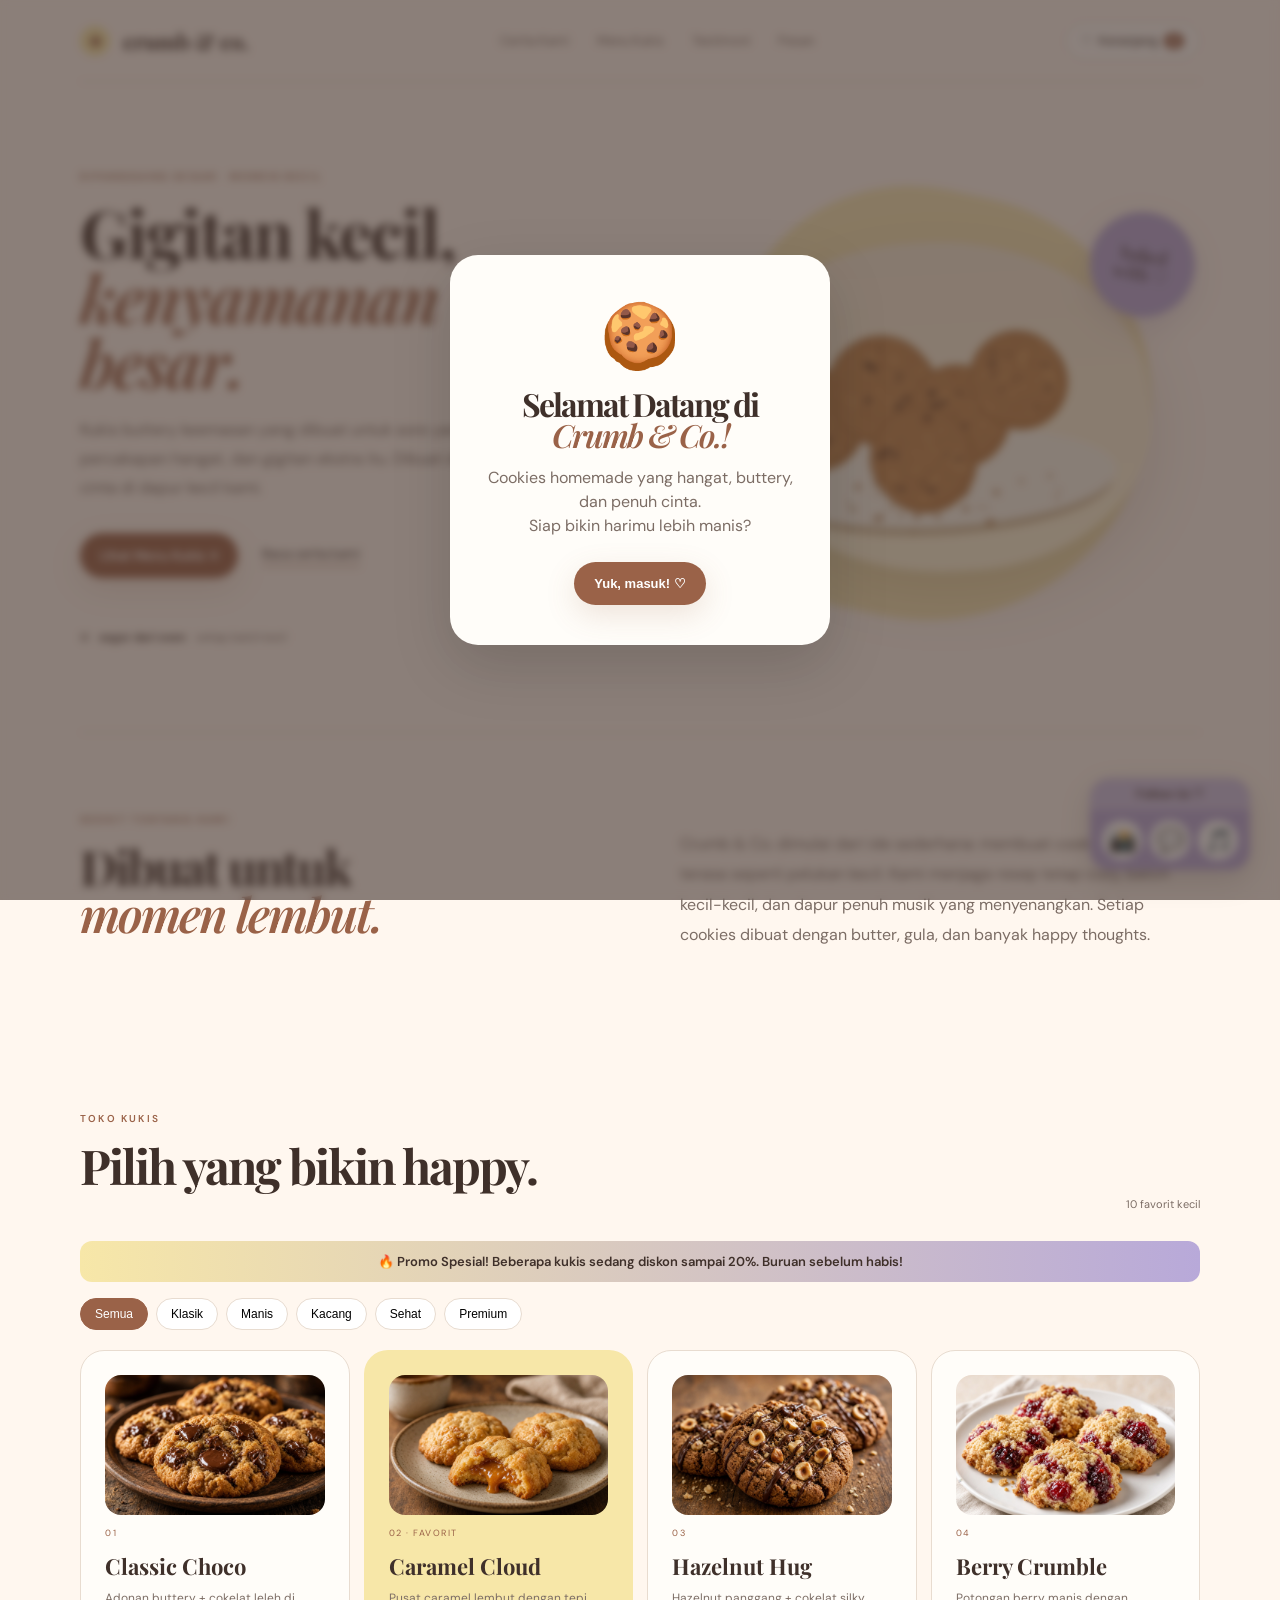
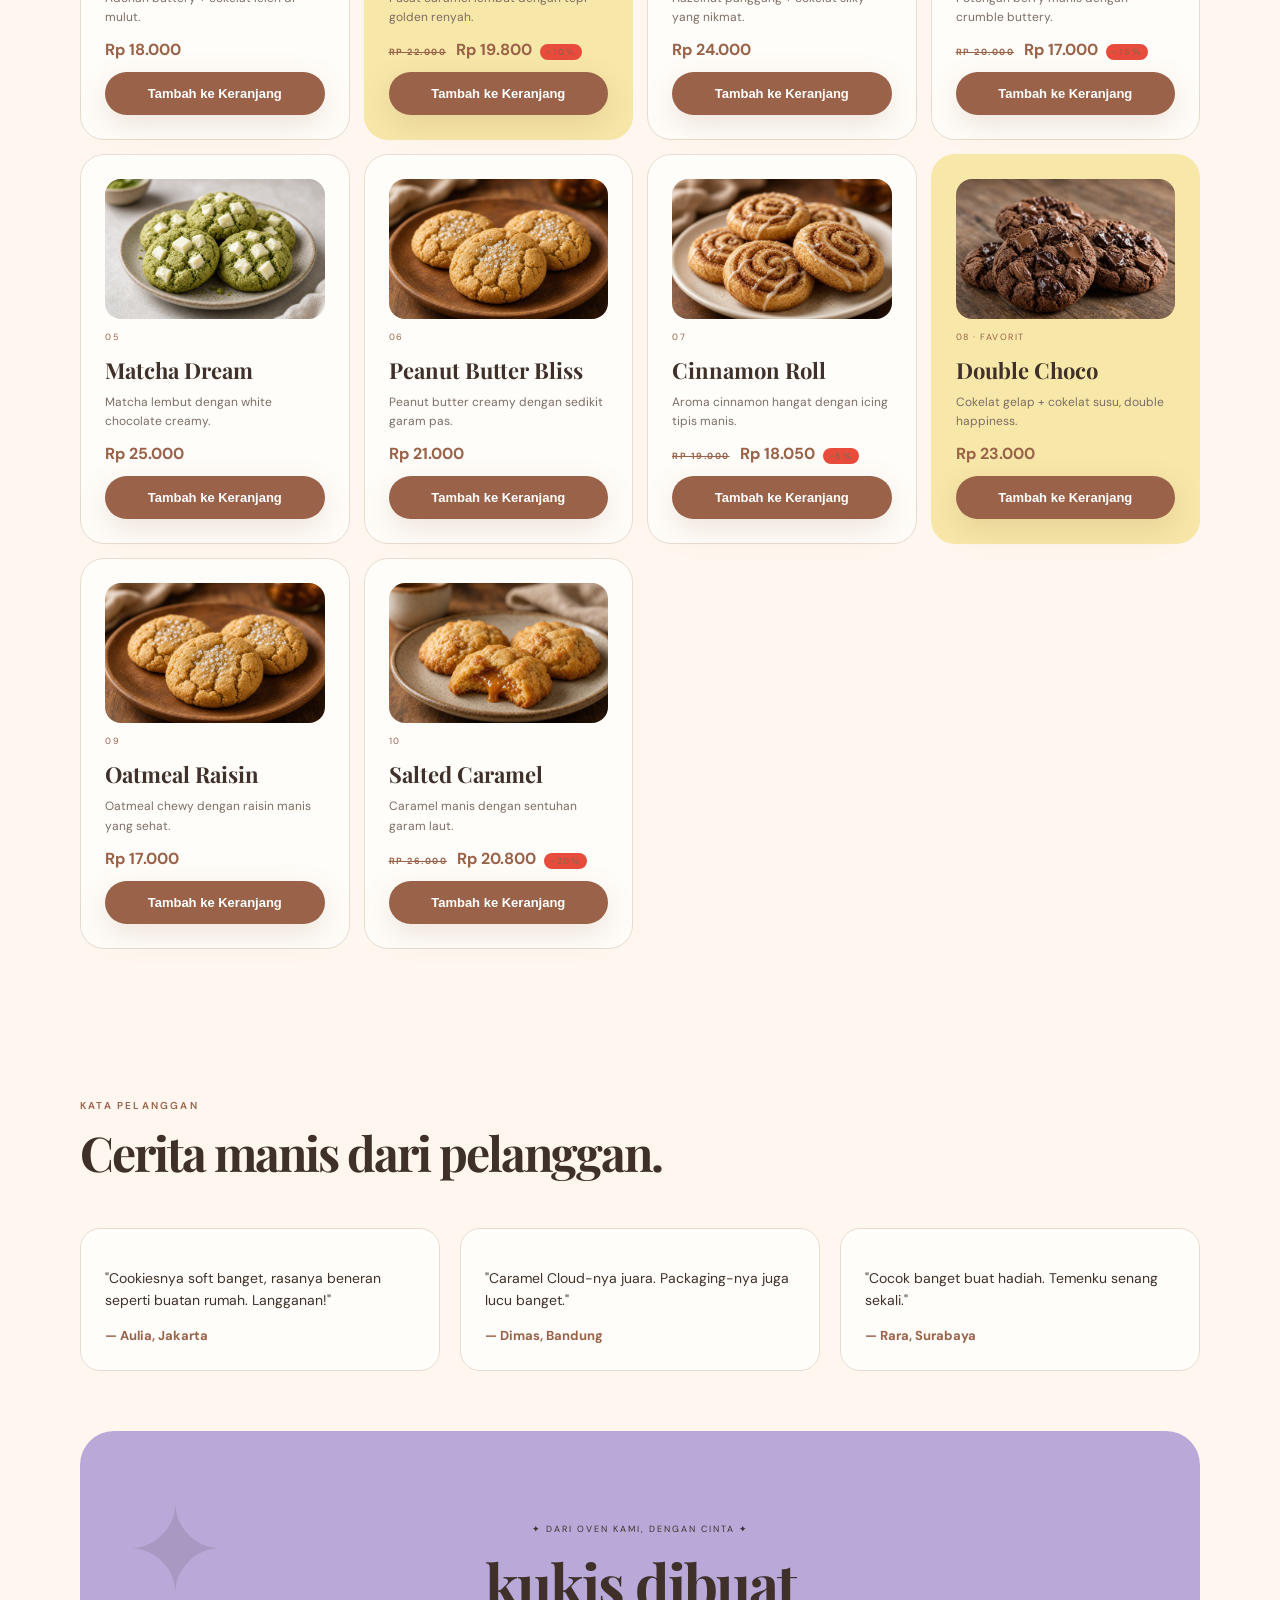
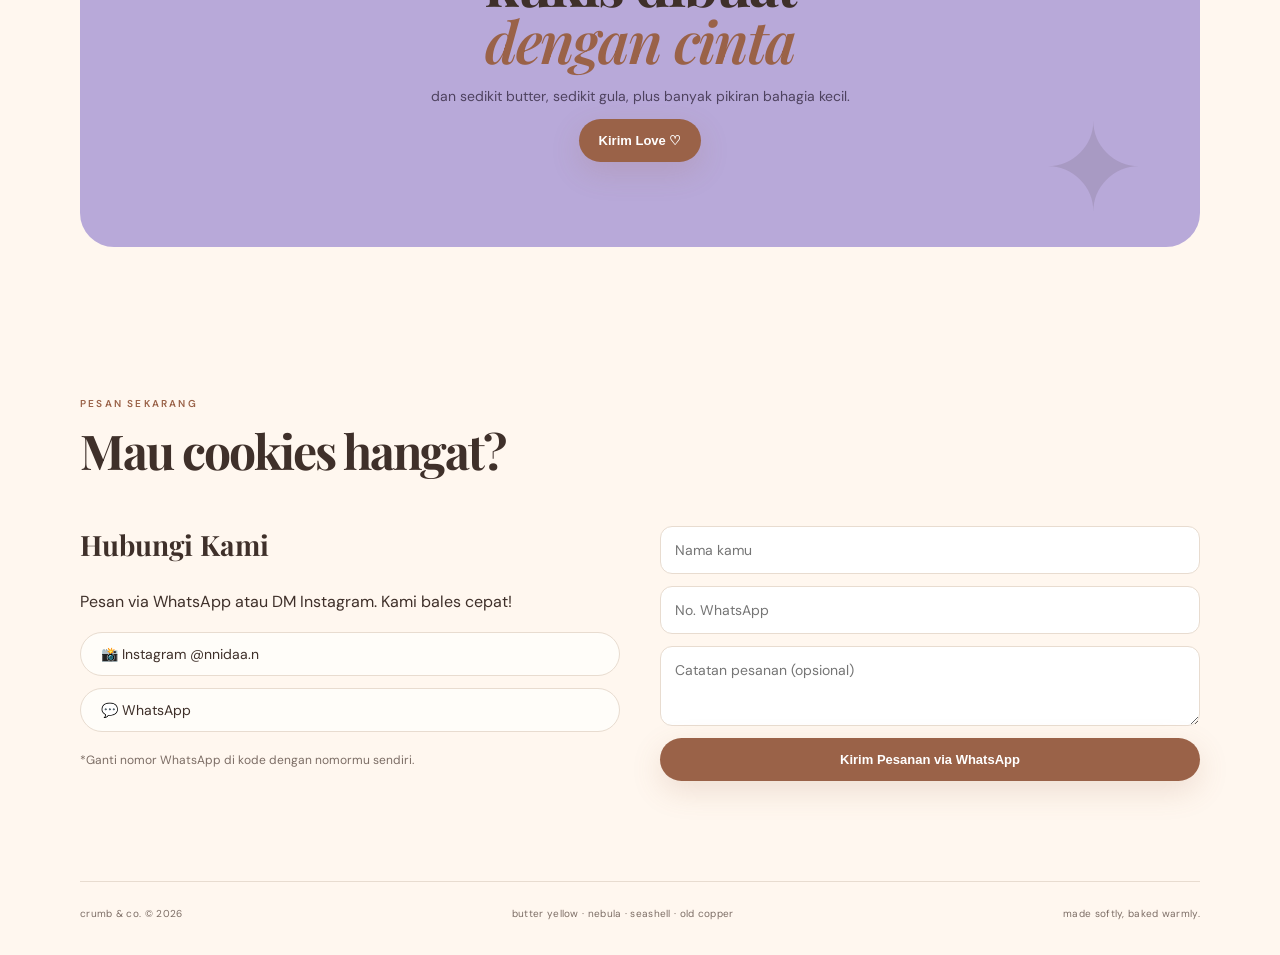
<file: index.html>
<!DOCTYPE html>
<html lang="id">
<head>
  <meta charset="UTF-8" />
  <meta name="viewport" content="width=device-width, initial-scale=1.0" />
  <meta name="description" content="Crumb & Co. — Kukis homemade yang hangat, buttery, dan penuh cinta. Pesan sekarang!" />
  <title>Crumb & Co. — Kukis Dibuat dengan Cinta</title>
  <link rel="icon" type="image/png" href="assets/favicon.png" />
  <link rel="apple-touch-icon" href="assets/favicon.png" />

  <!-- Open Graph / Social Share -->
  <meta property="og:title" content="Crumb & Co. — Kukis Dibuat dengan Cinta" />
  <meta property="og:description" content="Kukis homemade yang hangat dan buttery. Pesan sekarang, fresh from the oven!" />
  <meta property="og:image" content="https://khansanidapma.github.io/cookiees/assets/cookies/classic.jpg" />
  <meta property="og:image:width" content="1200" />
  <meta property="og:image:height" content="800" />
  <meta property="og:url" content="https://khansanidapma.github.io/cookiees/" />
  <meta property="og:type" content="website" />
  <meta name="twitter:card" content="summary_large_image" />
  <meta name="twitter:image" content="https://khansanidapma.github.io/cookiees/assets/cookies/classic.jpg" />
  <link rel="preconnect" href="https://fonts.googleapis.com">
  <link rel="preconnect" href="https://fonts.gstatic.com" crossorigin>
  <link href="https://fonts.googleapis.com/css2?family=DM+Sans:wght@400;500;600;700&family=Playfair+Display:ital,wght@0,600;0,700;1,600&display=swap" rel="stylesheet">
  <link rel="stylesheet" href="style.css" />
</head>
<body>
  <!-- Welcome Modal -->
  <div id="welcome-modal" class="welcome-modal">
    <div class="welcome-content">
      <div class="welcome-emoji">🍪</div>
      <h2>Selamat Datang di<br><em>Crumb & Co.!</em></h2>
      <p>Cookies homemade yang hangat, buttery, dan penuh cinta.<br>Siap bikin harimu lebih manis?</p>
      <button id="welcome-btn" class="btn primary">Yuk, masuk! ♡</button>
    </div>
  </div>

  <header class="nav wrap">
    <a class="brand" href="#home"><span class="brand-dot">✦</span> crumb & co.</a>
    <nav id="main-nav">
      <a href="#story">Cerita Kami</a>
      <a href="#menu">Menu Kukis</a>
      <a href="#testi">Testimoni</a>
      <a href="#contact">Pesan</a>
    </nav>
    <div class="nav-actions">
      <button class="cart-btn" id="open-cart" aria-label="Buka keranjang">
        ♡ <span>Keranjang</span> <span class="cart-count" id="cart-count">0</span>
      </button>
      <button class="menu-toggle" id="menu-toggle" aria-label="Menu">☰</button>
    </div>
  </header>

  <main id="home">
    <!-- Hero -->
    <section class="hero wrap">
      <div class="hero-copy">
        <p class="eyebrow">DIPANGGANG SEGAR · Momen Kecil</p>
        <h1>Gigitan kecil,<br><em>kenyamanan besar.</em></h1>
        <p class="lead">Kukis buttery keemasan yang dibuat untuk sore yang lambat, percakapan hangat, dan gigitan ekstra itu. Dibuat dengan penuh cinta di dapur kecil kami.</p>
        <div class="actions">
          <a class="btn primary" href="#menu">Lihat Menu Kukis →</a>
          <a class="text-link" href="#story">Baca cerita kami</a>
        </div>
        <div class="mini-note"><span>✿</span><strong>segar dari oven</strong><span>setiap batch kecil</span></div>
      </div>
      <div class="hero-art">
        <div class="blob"></div>
        <img src="assets/cookies.jpg" alt="Freshly baked golden chocolate chip cookies" />
        <div class="sticker">baked<br>with ♡</div>
      </div>
    </section>

    <!-- Story -->
    <section id="story" class="story wrap">
      <div>
        <p class="eyebrow">SEDKIT TENTANG KAMI</p>
        <h2>Dibuat untuk<br><em>momen lembut.</em></h2>
      </div>
      <p>Crumb & Co. dimulai dari ide sederhana: membuat cookies yang terasa seperti pelukan kecil. Kami menjaga resep tetap cozy, batch kecil-kecil, dan dapur penuh musik yang menyenangkan. Setiap cookies dibuat dengan butter, gula, dan banyak happy thoughts.</p>
    </section>

    <!-- Menu -->
    <section id="menu" class="menu wrap">
      <div class="section-head">
        <div>
          <p class="eyebrow">TOKO KUKIS</p>
          <h2>Pilih yang bikin happy.</h2>
        </div>
        <span class="count">10 favorit kecil</span>
      </div>
      <div class="promo-banner">🔥 Promo Spesial! Beberapa kukis sedang diskon sampai 20%. Buruan sebelum habis!</div>
      <div class="filters">
        <button class="filter-btn active" data-filter="semua">Semua</button>
        <button class="filter-btn" data-filter="klasik">Klasik</button>
        <button class="filter-btn" data-filter="manis">Manis</button>
        <button class="filter-btn" data-filter="kacang">Kacang</button>
        <button class="filter-btn" data-filter="sehat">Sehat</button>
        <button class="filter-btn" data-filter="premium">Premium</button>
      </div>
      <div class="cards" id="product-grid">
        <!-- Cards will be rendered by JS for interactivity -->
      </div>
    </section>

    <!-- Testimonials -->
    <section id="testi" class="testi wrap">
      <div class="section-head">
        <div>
          <p class="eyebrow">KATA PELANGGAN</p>
          <h2>Cerita manis dari pelanggan.</h2>
        </div>
      </div>
      <div class="testi-grid">
        <div class="testi-card">
          <p>"Cookiesnya soft banget, rasanya beneran seperti buatan rumah. Langganan!"</p>
          <strong>— Aulia, Jakarta</strong>
        </div>
        <div class="testi-card">
          <p>"Caramel Cloud-nya juara. Packaging-nya juga lucu banget."</p>
          <strong>— Dimas, Bandung</strong>
        </div>
        <div class="testi-card">
          <p>"Cocok banget buat hadiah. Temenku senang sekali."</p>
          <strong>— Rara, Surabaya</strong>
        </div>
      </div>
    </section>

    <!-- Love / CTA -->
    <section id="love" class="love wrap">
      <div class="love-card">
        <span class="tiny">✦ DARI OVEN KAMI, DENGAN CINTA ✦</span>
        <h2>kukis dibuat<br><em>dengan cinta</em></h2>
        <p>dan sedikit butter, sedikit gula, plus banyak pikiran bahagia kecil.</p>
        <button class="btn primary" onclick="showToast('Mengirim pelukan berbentuk cookies untukmu ♡')">Kirim Love ♡</button>
      </div>
    </section>

    <!-- Contact & Order -->
    <section id="contact" class="contact wrap">
      <div class="section-head">
        <div>
          <p class="eyebrow">PESAN SEKARANG</p>
          <h2>Mau cookies hangat?</h2>
        </div>
      </div>
      <div class="contact-grid">
        <div class="contact-info">
          <h3>Hubungi Kami</h3>
          <p>Pesan via WhatsApp atau DM Instagram. Kami bales cepat!</p>
          <div class="socials">
            <a href="https://www.instagram.com/nnidaa.n" target="_blank" rel="noopener" class="social-btn">📸 Instagram @nnidaa.n</a>
            <a href="https://wa.me/6281234567890?text=Halo%20Crumb%20%26%20Co.%20saya%20mau%20pesan%20cookies" target="_blank" rel="noopener" class="social-btn">💬 WhatsApp</a>
          </div>
          <p class="note">*Ganti nomor WhatsApp di kode dengan nomormu sendiri.</p>
        </div>
        <form id="order-form" class="order-form">
          <input type="text" name="name" placeholder="Nama kamu" required>
          <input type="tel" name="phone" placeholder="No. WhatsApp" required>
          <textarea name="note" placeholder="Catatan pesanan (opsional)"></textarea>
          <button type="submit" class="btn primary">Kirim Pesanan via WhatsApp</button>
        </form>
      </div>
    </section>
  </main>

  <footer class="footer wrap">
    <span>crumb & co. © 2026</span>
    <span>butter yellow · nebula · seashell · old copper</span>
    <span>made softly, baked warmly.</span>
  </footer>

  <!-- Cart Sidebar -->
  <div id="cart-sidebar" class="cart-sidebar">
    <div class="cart-header">
      <h3>Keranjang Cookies ♡</h3>
      <button id="close-cart" class="close-btn">✕</button>
    </div>
    <div id="cart-items" class="cart-items"></div>
    <div class="cart-footer">
      <div class="cart-total">Total: <strong id="cart-total">Rp 0</strong></div>
      <button id="checkout-btn" class="btn primary full">Checkout via WhatsApp</button>
    </div>
  </div>
  <div id="cart-overlay" class="overlay"></div>

  <!-- Product Modal -->
  <div id="product-modal" class="modal">
    <div class="modal-content">
      <button class="close-modal" id="close-modal">✕</button>
      <div id="modal-body"></div>
    </div>
  </div>
  <div id="modal-overlay" class="overlay"></div>

  <div id="toast" class="toast"></div>

  <!-- Floating Follow Us (draggable) -->
  <div id="follow-us" class="follow-us">
    <div class="follow-handle">Follow Us ♡</div>
    <div class="follow-links">
      <a href="https://www.instagram.com/nnidaa.n" target="_blank" rel="noopener" title="Instagram">📸</a>
      <a href="https://wa.me/6281234567890" target="_blank" rel="noopener" title="WhatsApp">💬</a>
      <a href="#" title="TikTok (ganti linkmu)">🎵</a>
    </div>
  </div>

  <script src="script.js"></script>
</body>
</html>
</file>
<file: style.css>
:root {
  --butter: #F7E7A8;
  --nebula: #B8A9D9;
  --shell: #FFF7EF;
  --copper: #9A6248;
  --ink: #3F302A;
  --muted: #7C6D65;
  --line: #E8DCD0;
  --white: #fffdf9;
}

* { box-sizing: border-box; }
html { scroll-behavior: smooth; }
body { margin: 0; background: var(--shell); color: var(--ink); font-family: 'DM Sans', sans-serif; cursor: url('data:image/svg+xml;utf8,<svg xmlns="http://www.w3.org/2000/svg" width="32" height="32" viewBox="0 0 32 32"><circle cx="16" cy="16" r="14" fill="%23D4A574"/><circle cx="10" cy="12" r="2" fill="%23654321"/><circle cx="20" cy="10" r="1.5" fill="%23654321"/><circle cx="14" cy="20" r="2" fill="%23654321"/><circle cx="22" cy="18" r="1.5" fill="%23654321"/></svg>') 16 16, auto; }
a { text-decoration: none; color: inherit; }
.wrap { width: min(1120px, calc(100% - 44px)); margin: auto; }

/* Nav */
.nav { height: 82px; display: flex; align-items: center; justify-content: space-between; border-bottom: 1px solid var(--line); position: sticky; top: 0; background: var(--shell); z-index: 100; }
.brand { font-family: 'Playfair Display', serif; font-size: 22px; font-weight: 700; }
.brand-dot { display: inline-grid; place-items: center; width: 30px; height: 30px; background: var(--butter); border-radius: 50%; margin-right: 8px; color: var(--copper); }
nav { display: flex; gap: 28px; font-size: 13px; color: var(--muted); }
nav a:hover, .text-link:hover { color: var(--copper); }
.nav-actions { display: flex; align-items: center; gap: 12px; }
.cart-btn { border: 1px solid var(--line); background: var(--white); border-radius: 999px; padding: 10px 15px; color: var(--ink); cursor: pointer; display: flex; align-items: center; gap: 6px; font-size: 13px; }
.cart-count { background: var(--copper); color: white; border-radius: 999px; padding: 2px 7px; font-size: 11px; font-weight: 600; }
.menu-toggle { display: none; background: none; border: none; font-size: 24px; cursor: pointer; }

/* Hero */
.hero { min-height: 650px; display: grid; grid-template-columns: 1fr 1fr; gap: 60px; align-items: center; padding: 65px 0; }
.eyebrow { font-size: 10px; letter-spacing: 2.2px; font-weight: 600; color: var(--copper); margin: 0 0 17px; text-transform: uppercase; }
.hero h1, h2 { font-family: 'Playfair Display', serif; font-size: 66px; line-height: .98; margin: 0 0 22px; letter-spacing: -2px; }
.hero h1 em, h2 em { font-weight: 600; color: var(--copper); }
.lead { max-width: 500px; color: var(--muted); line-height: 1.8; font-size: 16px; }
.actions { display: flex; align-items: center; gap: 24px; margin-top: 30px; }
.btn { padding: 14px 20px; border-radius: 999px; font-size: 13px; font-weight: 600; border: none; cursor: pointer; display: inline-block; }
.primary { background: var(--copper); color: white; box-shadow: 0 10px 30px #9a62482b; }
.primary:hover { transform: translateY(-2px); }
.text-link { font-size: 13px; border-bottom: 1px solid var(--copper); padding-bottom: 3px; }
.mini-note { display: flex; gap: 10px; align-items: center; margin-top: 52px; font-size: 11px; color: var(--muted); }
.mini-note strong { color: var(--ink); }
.hero-art { position: relative; height: 510px; display: grid; place-items: center; }
.blob { position: absolute; width: 430px; height: 430px; border-radius: 47% 53% 58% 42%; background: var(--butter); transform: rotate(12deg); opacity: .8; }
.hero-art img { position: relative; width: 430px; height: 330px; object-fit: cover; border-radius: 48% 52% 45% 55%; box-shadow: 0 25px 60px #5c3b2725; transform: rotate(-3deg); }
.sticker { position: absolute; right: 5px; top: 60px; background: var(--nebula); width: 105px; height: 105px; border-radius: 50%; display: grid; place-items: center; text-align: center; font-family: 'Playfair Display', serif; font-size: 18px; line-height: 1.05; transform: rotate(10deg); box-shadow: 0 10px 30px #7b689b35; }

/* Sections */
.story { padding: 80px 0; display: grid; grid-template-columns: 1fr 1fr; gap: 80px; border-top: 1px solid var(--line); }
.story h2, .section-head h2 { font-size: 48px; }
.story > p { align-self: end; color: var(--muted); line-height: 1.9; max-width: 500px; }
.menu { padding: 65px 0 90px; }
.section-head { display: flex; align-items: end; justify-content: space-between; margin-bottom: 30px; }
.count { font-size: 11px; color: var(--muted); }
.cards { display: grid; grid-template-columns: repeat(4, 1fr); gap: 14px; }
.card { background: var(--white); border: 1px solid var(--line); border-radius: 24px; padding: 24px; min-height: 280px; transition: .25s; cursor: pointer; display: flex; flex-direction: column; }
.card:hover { transform: translateY(-5px); box-shadow: 0 15px 40px #5c3b2714; }
.card.featured { background: var(--butter); border-color: transparent; }
.cookie-img { width: 100%; height: 140px; object-fit: cover; border-radius: 16px; margin-bottom: 12px; }
.old-price { text-decoration: line-through; color: #aaa; font-size: 13px; margin-right: 6px; }
.badge-diskon { background: #e74c3c; color: white; font-size: 10px; padding: 2px 6px; border-radius: 999px; margin-left: 4px; }
.promo-banner { background: linear-gradient(90deg, var(--butter), var(--nebula)); padding: 12px 16px; border-radius: 12px; text-align: center; font-size: 13px; font-weight: 600; margin-bottom: 16px; }
.filters { display: flex; flex-wrap: wrap; gap: 8px; margin-bottom: 20px; }
.filter-btn { padding: 8px 14px; border: 1px solid var(--line); background: white; border-radius: 999px; cursor: pointer; font-size: 12px; }
.filter-btn.active { background: var(--copper); color: white; border-color: var(--copper); }
.card span { font-size: 9px; letter-spacing: 1.5px; color: var(--copper); text-transform: uppercase; }
.card h3 { font-family: 'Playfair Display', serif; font-size: 22px; margin: 12px 0 8px; }
.card p { font-size: 12px; line-height: 1.6; color: var(--muted); margin: 0 0 12px; flex: 1; }
.price { font-weight: 700; color: var(--copper); font-size: 16px; margin-top: auto; }
.add-btn { margin-top: 12px; width: 100%; }

/* Testimonials */
.testi { padding: 60px 0; }
.testi-grid { display: grid; grid-template-columns: repeat(3, 1fr); gap: 20px; }
.testi-card { background: var(--white); border: 1px solid var(--line); border-radius: 20px; padding: 24px; font-size: 14px; line-height: 1.6; }
.testi-card strong { display: block; margin-top: 12px; color: var(--copper); font-size: 13px; }

/* Love */
.love { padding-bottom: 90px; }
.love-card { background: var(--nebula); border-radius: 34px; text-align: center; padding: 85px 20px; overflow: hidden; position: relative; }
.love-card:before, .love-card:after { content: '✦'; position: absolute; font-size: 120px; opacity: .12; }
.love-card:before { left: 4%; top: 10%; }
.love-card:after { right: 5%; bottom: 0; }
.tiny { font-size: 9px; letter-spacing: 2px; }
.love-card h2 { font-size: 58px; margin: 18px 0; }
.love-card p { color: #4e425f; font-size: 14px; }

/* Contact */
.contact { padding: 60px 0 100px; }
.contact-grid { display: grid; grid-template-columns: 1fr 1fr; gap: 40px; }
.contact-info h3 { font-family: 'Playfair Display', serif; font-size: 28px; margin-top: 0; }
.socials { display: flex; flex-direction: column; gap: 12px; margin: 20px 0; }
.social-btn { display: inline-block; padding: 12px 20px; background: var(--white); border: 1px solid var(--line); border-radius: 999px; font-size: 14px; transition: .2s; }
.social-btn:hover { background: var(--butter); }
.note { font-size: 12px; color: var(--muted); }
.order-form { display: flex; flex-direction: column; gap: 12px; }
.order-form input, .order-form textarea { padding: 14px; border: 1px solid var(--line); border-radius: 12px; font-family: inherit; font-size: 14px; }
.order-form textarea { min-height: 80px; resize: vertical; }

/* Footer */
.footer { border-top: 1px solid var(--line); padding: 25px 0 35px; display: flex; justify-content: space-between; color: var(--muted); font-size: 10px; letter-spacing: .3px; }

/* Welcome Modal */
.welcome-modal { position: fixed; inset: 0; background: rgba(63, 48, 42, 0.6); backdrop-filter: blur(4px); display: flex; align-items: center; justify-content: center; z-index: 1000; animation: fadeIn .4s; }
.welcome-content { background: var(--white); border-radius: 28px; padding: 40px 30px; text-align: center; max-width: 380px; width: 90%; box-shadow: 0 20px 60px rgba(0,0,0,.15); animation: popIn .5s; }
.welcome-emoji { font-size: 64px; margin-bottom: 10px; }
.welcome-content h2 { font-family: 'Playfair Display', serif; font-size: 32px; margin: 10px 0; }
.welcome-content p { color: var(--muted); margin-bottom: 24px; line-height: 1.5; }
.hidden { display: none !important; }

/* Cart Sidebar */
.cart-sidebar { position: fixed; right: -420px; top: 0; width: 380px; height: 100vh; background: var(--white); box-shadow: -10px 0 40px rgba(0,0,0,.1); z-index: 200; transition: right .35s ease; display: flex; flex-direction: column; }
.cart-sidebar.open { right: 0; }
.cart-header { display: flex; justify-content: space-between; align-items: center; padding: 20px; border-bottom: 1px solid var(--line); }
.cart-header h3 { margin: 0; font-family: 'Playfair Display', serif; }
.close-btn { background: none; border: none; font-size: 20px; cursor: pointer; }
.cart-items { flex: 1; overflow-y: auto; padding: 16px; }
.cart-item { display: flex; justify-content: space-between; align-items: center; padding: 12px 0; border-bottom: 1px solid var(--line); }
.cart-item-info { flex: 1; }
.cart-item-info strong { display: block; }
.cart-item-info small { color: var(--muted); }
.qty-controls { display: flex; align-items: center; gap: 8px; }
.qty-btn { width: 28px; height: 28px; border-radius: 50%; border: 1px solid var(--line); background: white; cursor: pointer; }
.cart-footer { padding: 20px; border-top: 1px solid var(--line); }
.cart-total { font-size: 18px; margin-bottom: 12px; }
.full { width: 100%; }

/* Modal */
.modal { position: fixed; inset: 0; display: none; align-items: center; justify-content: center; z-index: 300; }
.modal.show { display: flex; }
.modal-content { background: var(--white); border-radius: 24px; padding: 30px; max-width: 480px; width: 90%; position: relative; max-height: 90vh; overflow-y: auto; }
.close-modal { position: absolute; top: 12px; right: 12px; background: none; border: none; font-size: 20px; cursor: pointer; }
.overlay { position: fixed; inset: 0; background: rgba(0,0,0,.4); z-index: 150; display: none; }
.overlay.show { display: block; }

/* Toast */
.toast { position: fixed; bottom: 24px; left: 50%; transform: translate(-50%, 20px); background: var(--ink); color: white; padding: 12px 18px; border-radius: 999px; font-size: 12px; opacity: 0; pointer-events: none; transition: .3s; z-index: 400; }
.toast.show { opacity: 1; transform: translate(-50%, 0); }

/* Floating Follow Us */
.follow-us {
  position: fixed;
  bottom: 30px;
  right: 30px;
  z-index: 90;
  background: var(--nebula);
  border-radius: 20px;
  box-shadow: 0 10px 30px rgba(0,0,0,.15);
  overflow: hidden;
  cursor: move;
  user-select: none;
  transition: transform .2s;
}
.follow-us:hover { transform: scale(1.05); }
.follow-handle {
  padding: 8px 14px;
  font-size: 12px;
  font-weight: 600;
  color: var(--ink);
  text-align: center;
  background: rgba(255,255,255,.3);
}
.follow-links {
  display: flex;
  gap: 8px;
  padding: 10px 12px;
  justify-content: center;
}
.follow-links a {
  font-size: 22px;
  width: 40px;
  height: 40px;
  display: grid;
  place-items: center;
  background: white;
  border-radius: 50%;
  transition: .2s;
}
.follow-links a:hover { transform: scale(1.15); background: var(--butter); }

/* Animations */
@keyframes fadeIn { from { opacity: 0; } to { opacity: 1; } }
@keyframes popIn { from { transform: scale(.85); opacity: 0; } to { transform: scale(1); opacity: 1; } }

/* Responsive */
@media (max-width: 800px) {
  .hero { grid-template-columns: 1fr; padding: 45px 0; }
  .hero h1 { font-size: 52px; }
  .hero-art { height: 420px; }
  .hero-art img, .blob { width: 330px; }
  .hero-art img { height: 270px; }
  .story { grid-template-columns: 1fr; gap: 25px; }
  .cards { grid-template-columns: 1fr 1fr; }
  .testi-grid { grid-template-columns: 1fr; }
  .contact-grid { grid-template-columns: 1fr; }
  .footer { flex-direction: column; gap: 9px; }
  .love-card h2 { font-size: 45px; }
  .menu-toggle { display: block; }
  nav { display: none; position: absolute; top: 82px; left: 0; right: 0; background: var(--shell); flex-direction: column; padding: 20px; border-bottom: 1px solid var(--line); }
  nav.open { display: flex; }
  .cart-sidebar { width: 100%; right: -100%; }
}
@media (max-width: 520px) {
  .wrap { width: min(100% - 28px, 1120px); }
  .cards { grid-template-columns: 1fr; }
  .section-head { align-items: start; gap: 10px; flex-direction: column; }
  .hero-art { height: 340px; }
  .hero-art img, .blob { width: 285px; }
  .hero-art img { height: 230px; }
  .sticker { width: 80px; height: 80px; font-size: 14px; }
}
</file>
